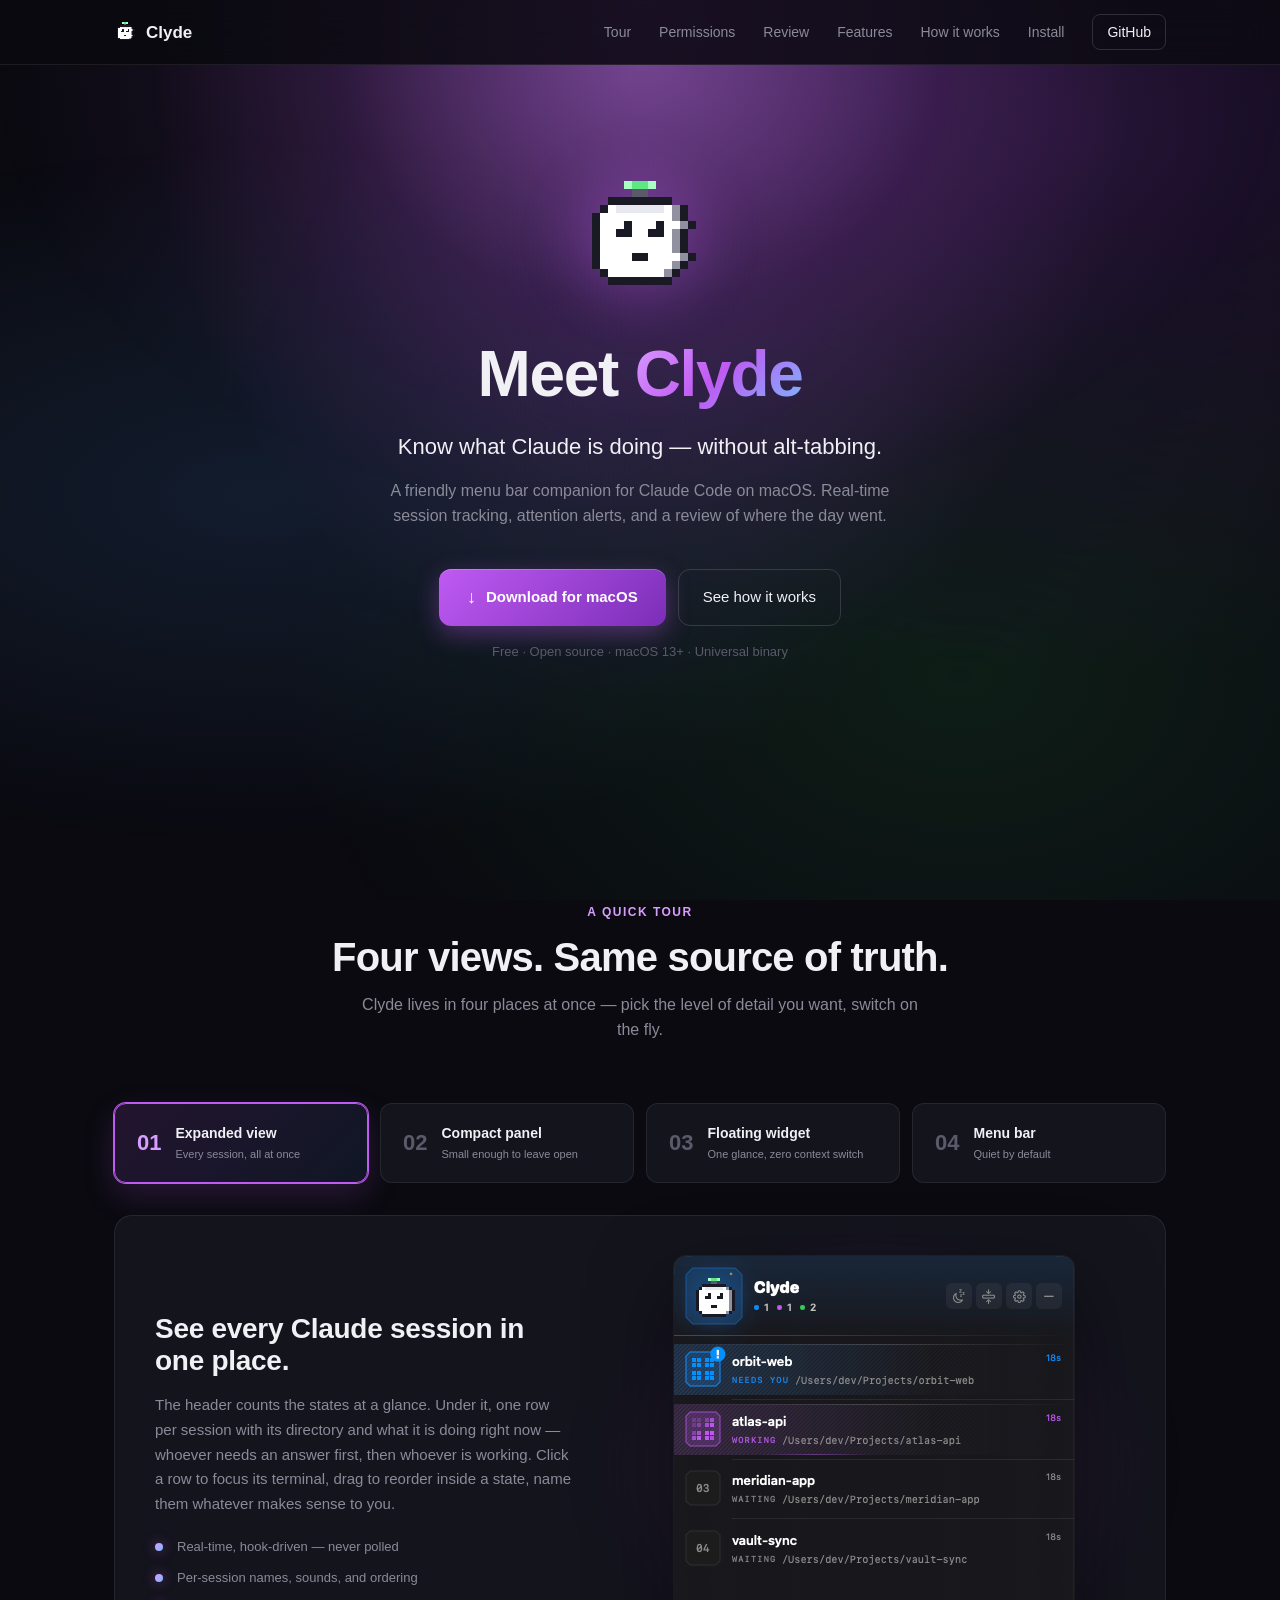
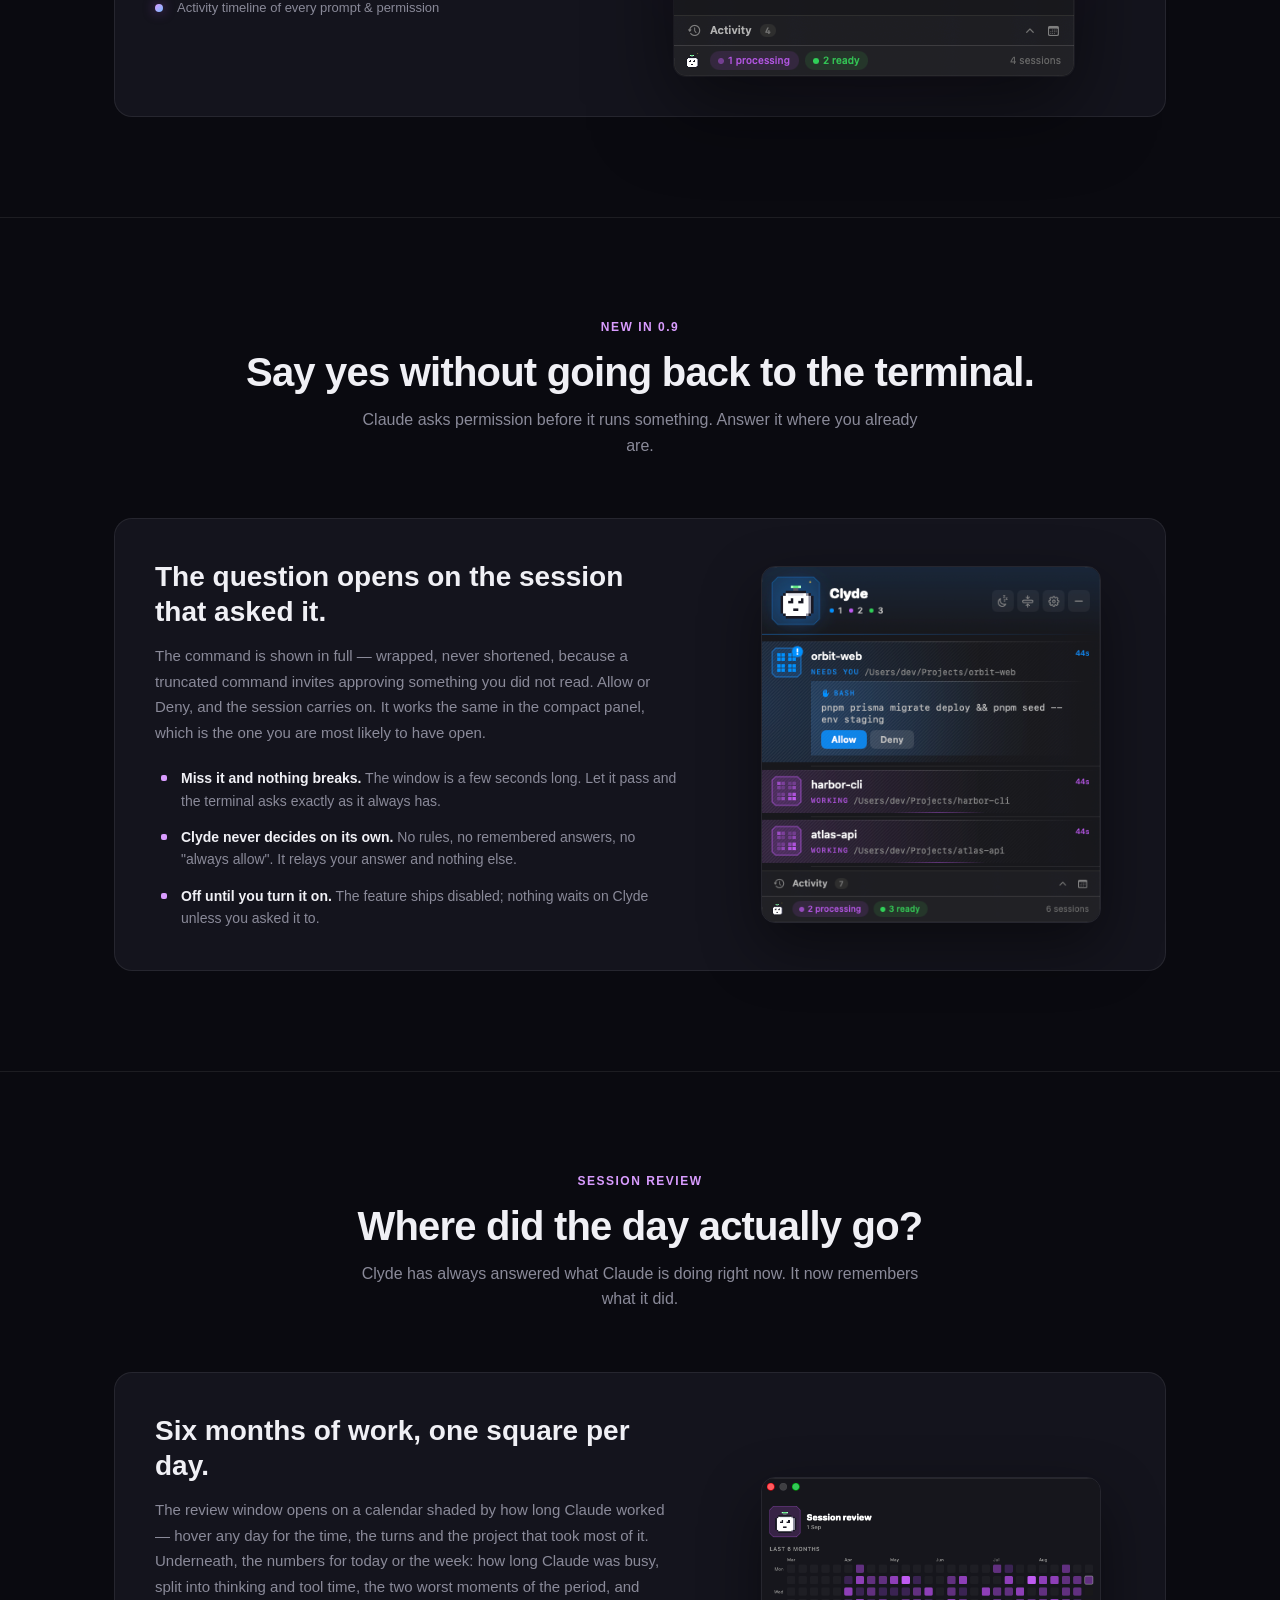
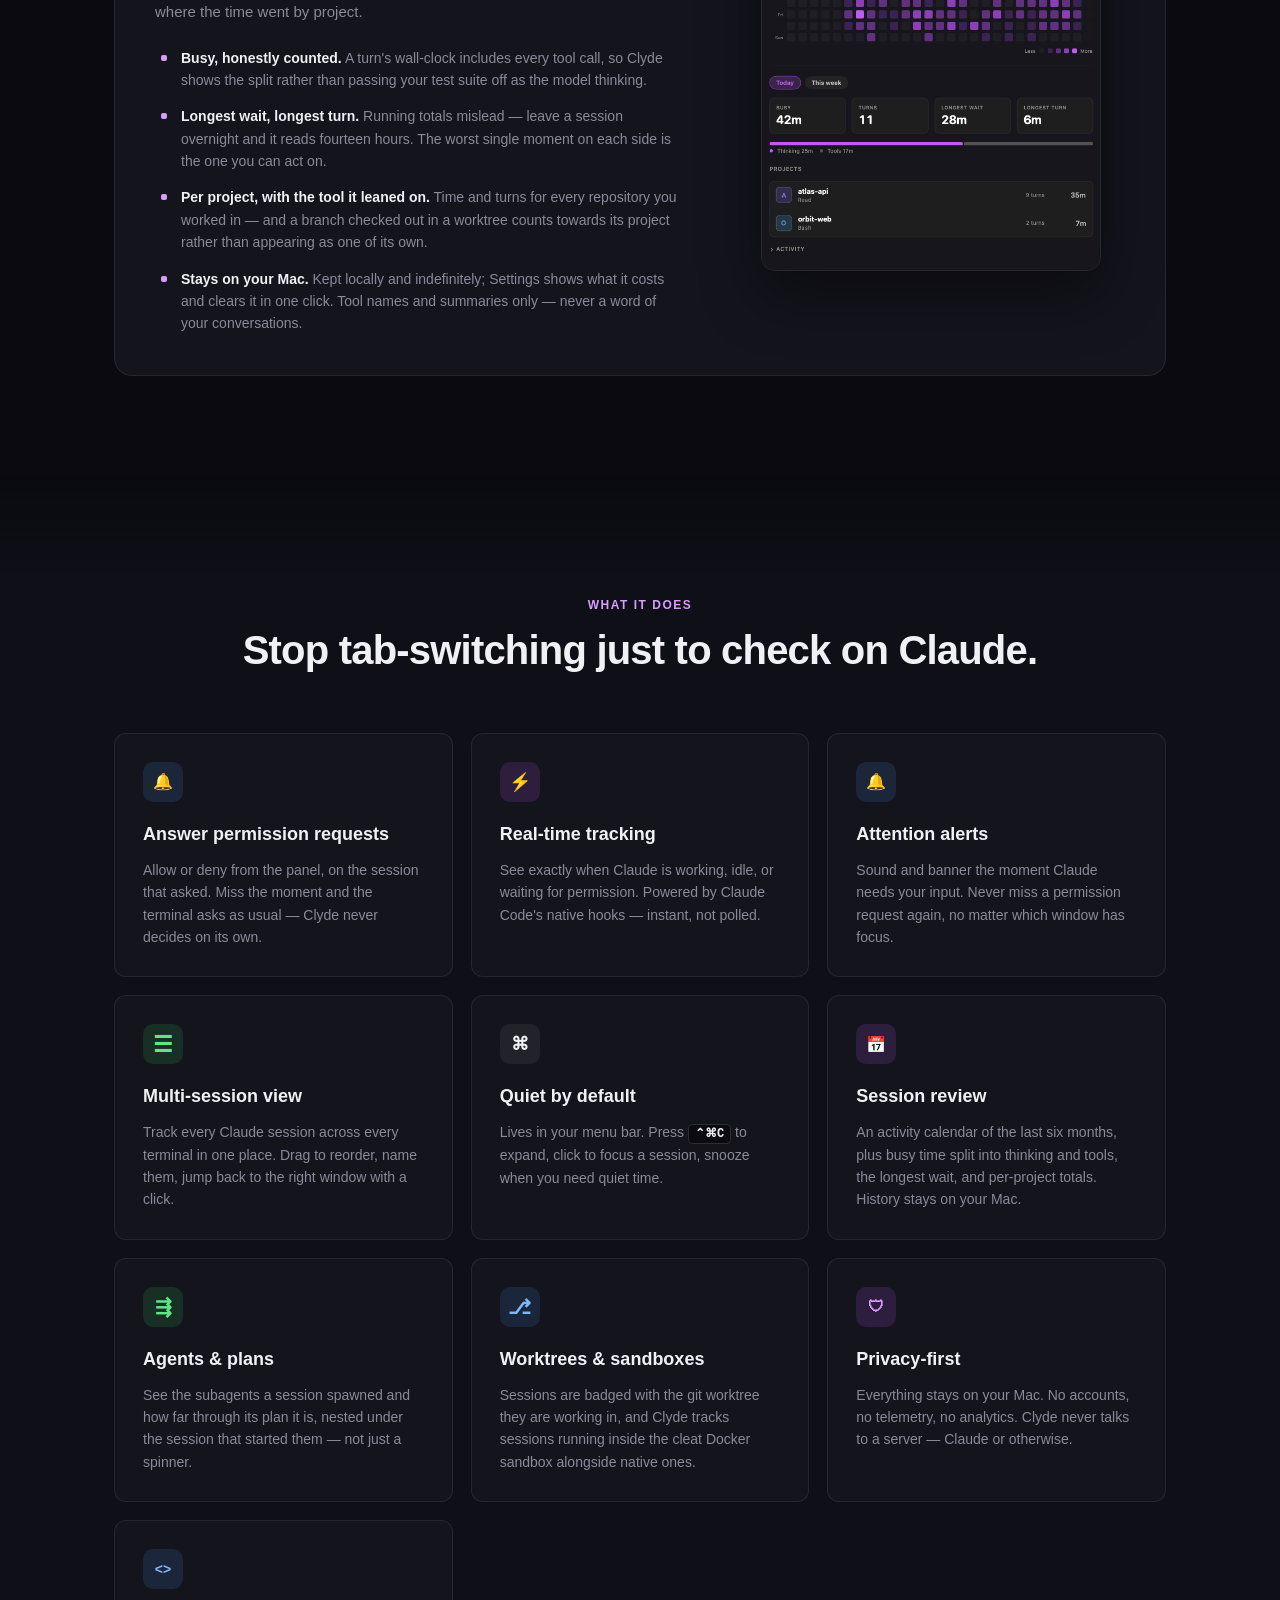
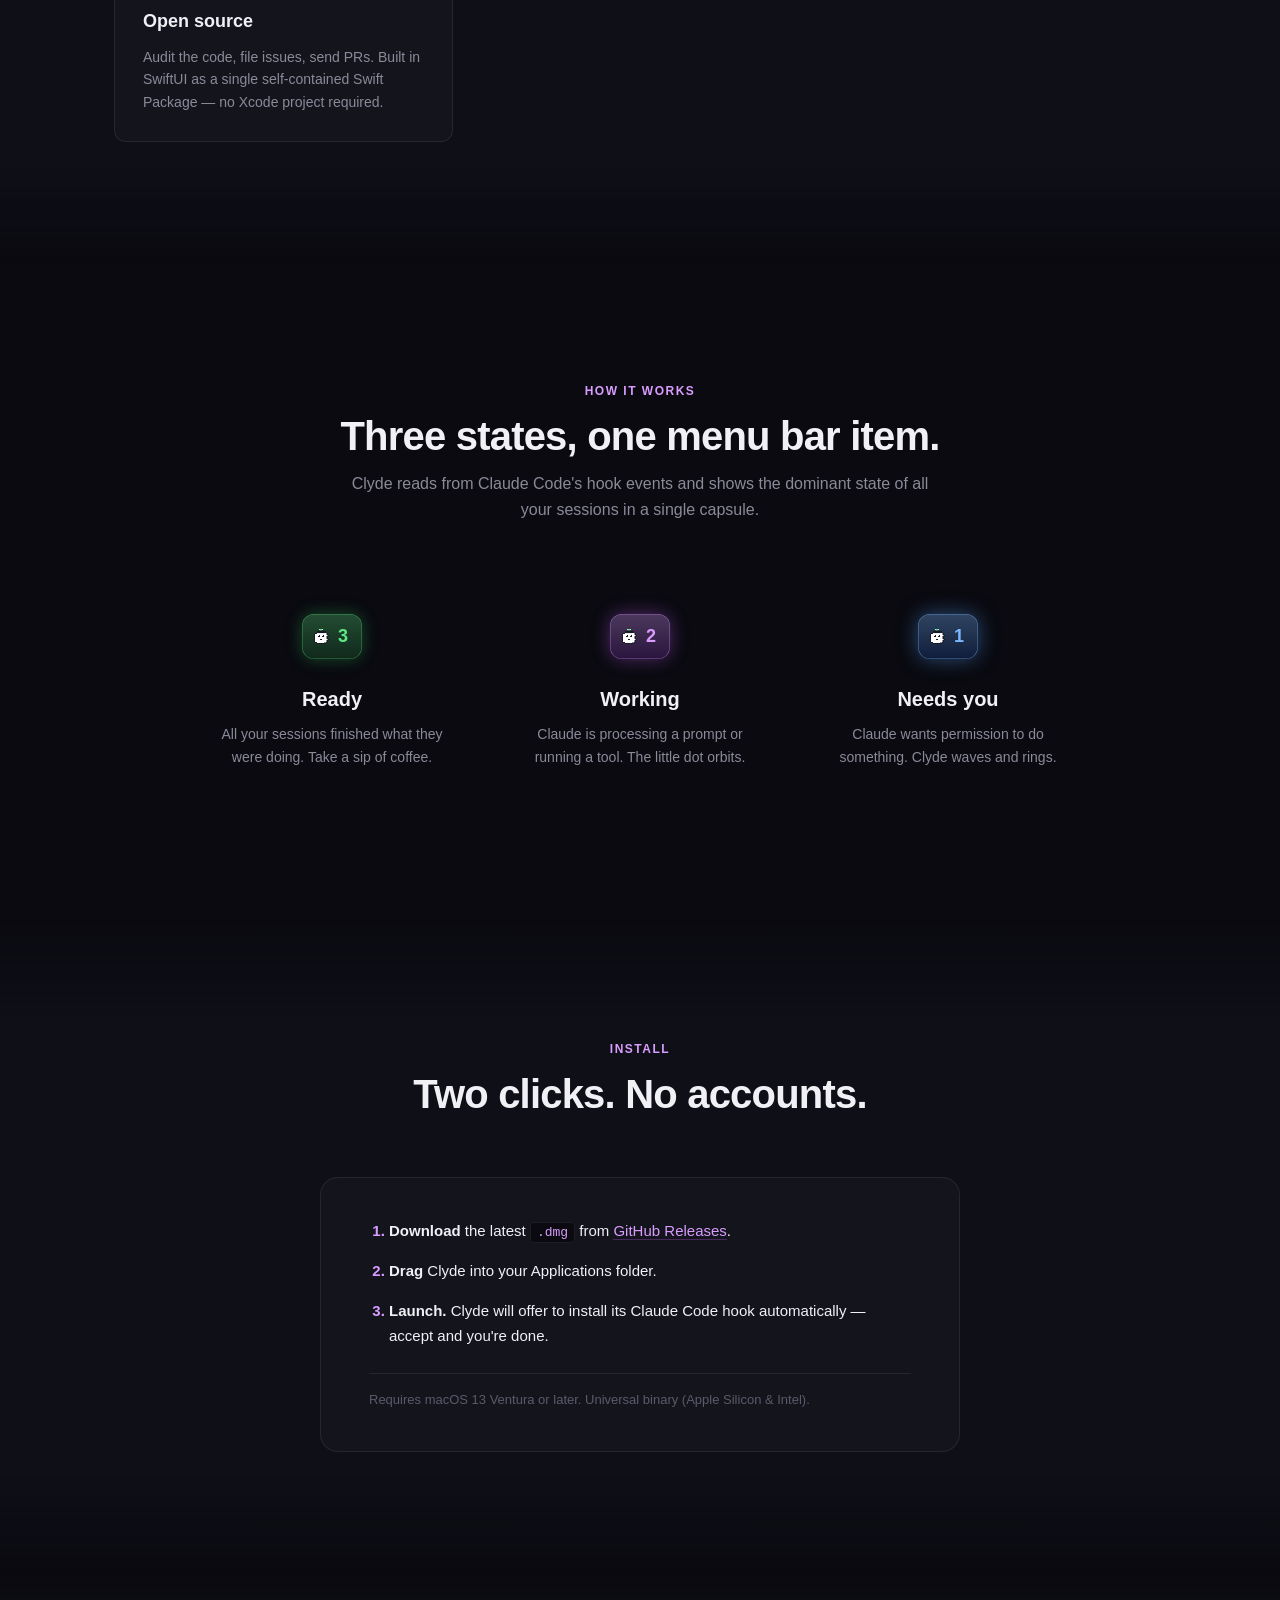
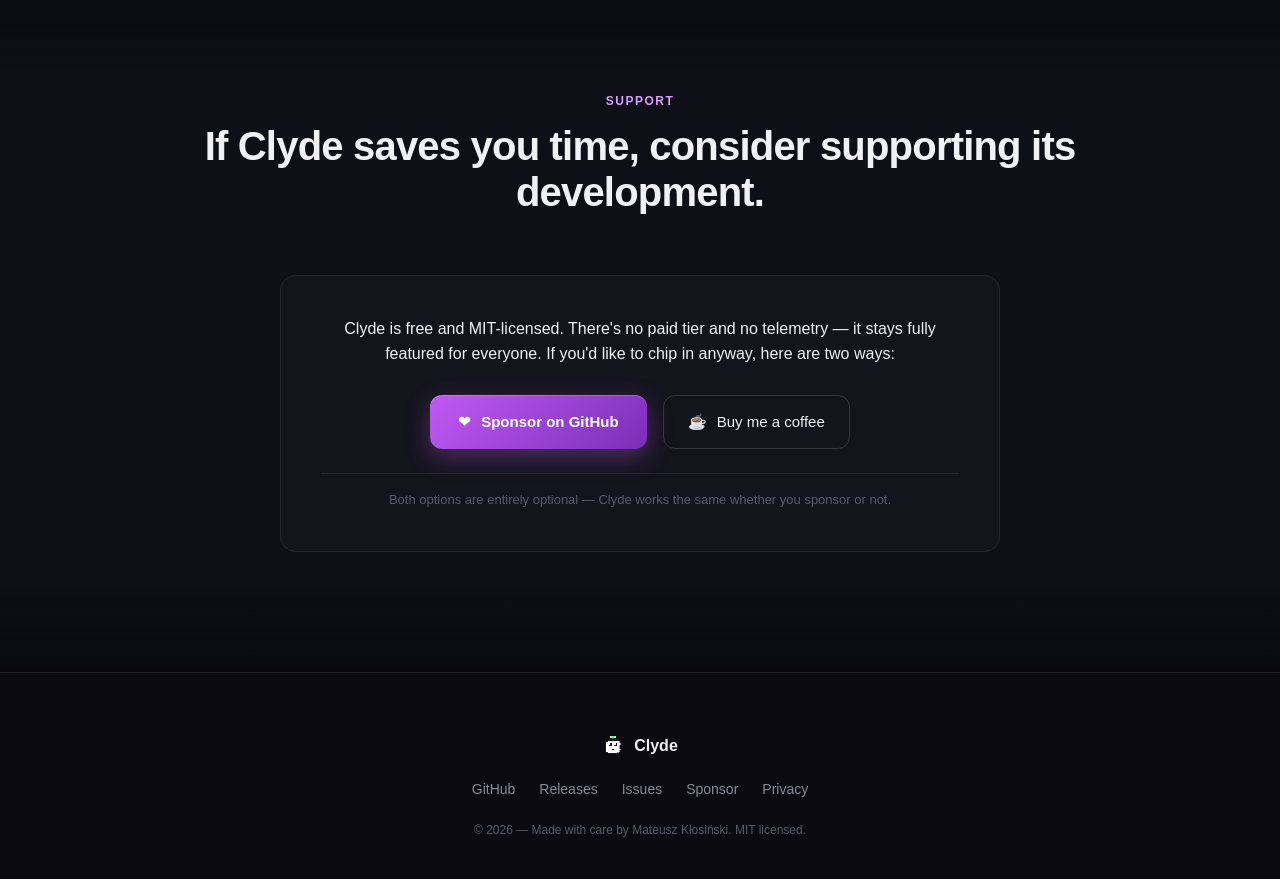
<file: site/index.html>
<!DOCTYPE html>
<html lang="en">
<head>
  <meta charset="UTF-8">
  <meta name="viewport" content="width=device-width, initial-scale=1.0">
  <meta name="theme-color" content="#0a0a10">
  <title>Clyde — A friendly Claude Code session monitor for macOS</title>
  <meta name="description" content="Clyde lives in your menu bar and shows you what every Claude Code session is doing in real time — then remembers where the day went. Free, open source, native macOS.">

  <!-- Open Graph -->
  <meta property="og:title" content="Clyde — Claude Code session monitor">
  <meta property="og:description" content="Know what Claude is doing — without alt-tabbing.">
  <meta property="og:type" content="website">
  <meta property="og:url" content="https://kl0sin.github.io/clyde/">
  <meta property="og:image" content="https://kl0sin.github.io/clyde/img/og-preview.png">
  <meta property="og:image:width" content="1200">
  <meta property="og:image:height" content="630">

  <!-- Twitter Card -->
  <meta name="twitter:card" content="summary_large_image">
  <meta name="twitter:title" content="Clyde — Claude Code session monitor">
  <meta name="twitter:description" content="Know what Claude is doing — without alt-tabbing.">
  <meta name="twitter:image" content="https://kl0sin.github.io/clyde/img/og-preview.png">

  <link rel="stylesheet" href="styles.css">
  <link rel="icon" type="image/png" href="img/favicon.png">
  <link rel="apple-touch-icon" href="img/favicon.png">
</head>
<body>

  <header class="nav" role="banner">
    <div class="nav-inner">
      <a class="brand" href="#top" aria-label="Clyde — back to top">
        <span class="brand-mark" aria-hidden="true"></span>
        <span class="brand-name">Clyde</span>
      </a>
      <nav aria-label="Primary">
        <a href="#showcase">Tour</a>
        <a href="#permissions">Permissions</a>
        <a href="#review">Review</a>
        <a href="#features">Features</a>
        <a href="#how">How it works</a>
        <a href="#install">Install</a>
        <a href="https://github.com/kl0sin/clyde" class="ghost">GitHub</a>
      </nav>
    </div>
  </header>

  <main>

    <!-- HERO -->
    <section class="hero" id="top">
      <div class="hero-bg"></div>
      <div class="hero-content">
        <div class="hero-mascot" aria-hidden="true">
          <div class="sprite-wrapper">
            <div class="sprite-glow"></div>
            <div class="sprite-clyde" role="img" aria-label="Clyde mascot"></div>
          </div>
        </div>

        <h1>Meet <span class="gradient-text">Clyde</span></h1>
        <p class="tagline">Know what Claude is doing — without alt-tabbing.</p>
        <p class="subtagline">
          A friendly menu bar companion for Claude Code on macOS.
          Real-time session tracking, attention alerts, and a review of where the day went.
        </p>

        <div class="cta-row">
          <a href="https://github.com/kl0sin/clyde/releases/latest" class="cta-primary">
            <span class="cta-icon">↓</span>
            Download for macOS
          </a>
          <a href="#how" class="cta-secondary">See how it works</a>
        </div>

        <p class="cta-meta">Free · Open source · macOS 13+ · Universal binary</p>
      </div>
    </section>

    <!-- SHOWCASE — interactive tabs with screenshots -->
    <section class="showcase" id="showcase">
      <div class="container">
        <div class="section-header">
          <p class="section-label">A quick tour</p>
          <h2>Four views. Same source of truth.</h2>
          <p class="section-sub">Clyde lives in four places at once — pick the level of detail you want, switch on the fly.</p>
        </div>

        <div class="showcase-tabs" role="tablist" aria-label="App screenshots">
          <input type="radio" name="showcase-tab" id="tab-expanded" checked>
          <input type="radio" name="showcase-tab" id="tab-compact">
          <input type="radio" name="showcase-tab" id="tab-widget">
          <input type="radio" name="showcase-tab" id="tab-menubar">

          <div class="showcase-tablist">
            <label for="tab-expanded" class="showcase-tab" role="tab">
              <span class="showcase-tab-num">01</span>
              <span class="showcase-tab-text">
                <strong>Expanded view</strong>
                <em>Every session, all at once</em>
              </span>
            </label>
            <label for="tab-compact" class="showcase-tab" role="tab">
              <span class="showcase-tab-num">02</span>
              <span class="showcase-tab-text">
                <strong>Compact panel</strong>
                <em>Small enough to leave open</em>
              </span>
            </label>
            <label for="tab-widget" class="showcase-tab" role="tab">
              <span class="showcase-tab-num">03</span>
              <span class="showcase-tab-text">
                <strong>Floating widget</strong>
                <em>One glance, zero context switch</em>
              </span>
            </label>
            <label for="tab-menubar" class="showcase-tab" role="tab">
              <span class="showcase-tab-num">04</span>
              <span class="showcase-tab-text">
                <strong>Menu bar</strong>
                <em>Quiet by default</em>
              </span>
            </label>
          </div>

          <div class="showcase-panels">
            <div class="showcase-panel showcase-panel-expanded" role="tabpanel">
              <div class="showcase-copy">
                <h3>See every Claude session in one place.</h3>
                <p>The header counts the states at a glance. Under it, one row per session with its directory and what it is doing right now — whoever needs an answer first, then whoever is working. Click a row to focus its terminal, drag to reorder inside a state, name them whatever makes sense to you.</p>
                <ul class="showcase-bullets">
                  <li>Real‑time, hook‑driven — never polled</li>
                  <li>Per‑session names, sounds, and ordering</li>
                  <li>Activity timeline of every prompt &amp; permission</li>
                </ul>
              </div>
              <div class="showcase-image">
                <img src="img/screenshots/expanded.png" alt="Clyde's panel showing four Claude Code sessions: one waiting on an answer, one working, two quiet" loading="lazy" width="400" height="420">
              </div>
            </div>

            <div class="showcase-panel showcase-panel-compact" role="tabpanel">
              <div class="showcase-copy">
                <p class="showcase-badge">New in 0.9</p>
                <h3>The rows, and nothing else.</h3>
                <p>The panel is built to be opened, read and closed. Compact mode drops the header, the activity trail and the summary bar and keeps the sessions — small enough to leave open beside the work it is reporting on. It is exactly as tall as what it shows, and it grows downward, so the top edge stays where you put it.</p>
                <ul class="showcase-bullets">
                  <li>Whoever needs an answer is always at the top</li>
                  <li>Past your row limit, only the quiet sessions drop off</li>
                  <li>Answer a permission request without leaving it</li>
                </ul>
              </div>
              <div class="showcase-image">
                <img src="img/screenshots/compact.png" alt="Clyde's compact panel: four session rows — one waiting on an answer, two working, one quiet — with a status footer" loading="lazy" width="400" height="217">
              </div>
            </div>

            <div class="showcase-panel showcase-panel-widget" role="tabpanel">
              <div class="showcase-copy">
                <h3>One floating capsule. Zero alt‑tabbing.</h3>
                <p>The widget lives wherever you drop it. The big number is the dominant state count; the two ticks on the right keep score of the others. It pulses gently when Claude is working, flashes blue when something needs you, and goes dark when nothing is up.</p>
                <ul class="showcase-bullets">
                  <li>Drag anywhere, snaps to screen edges</li>
                  <li>Click to expand · global hotkey ⌃⌘C</li>
                  <li>Hide entirely if you only want the menu bar</li>
                </ul>
              </div>
              <div class="showcase-image">
                <img src="img/screenshots/widget.png" alt="Clyde's floating widget: the mascot, a blue badge with the count of sessions waiting on you, and ticks for the working and ready counts" loading="lazy" width="130" height="46">
              </div>
            </div>

            <div class="showcase-panel showcase-panel-menubar" role="tabpanel">
              <div class="showcase-copy">
                <h3>Lives in your menu bar. Quiet until it isn't.</h3>
                <p>Pixel‑accurate Clyde silhouette plus a colour‑coded capsule for the dominant state — purple = working, green = ready, blue = needs attention. When nothing is happening, the icon goes monochrome and stays out of your way.</p>
                <ul class="showcase-bullets">
                  <li>Template icon — adapts to light &amp; dark menu bars</li>
                  <li>Click for a full session dropdown</li>
                  <li>Snooze with one click for deep‑work sessions</li>
                </ul>
              </div>
              <div class="showcase-image showcase-image-menubar">
                <img src="img/screenshots/menubar.png" alt="Clyde's menu bar item: a capsule with the mascot and the count of sessions waiting on you, and ticks for the other two states" loading="lazy" width="392" height="26">
              </div>
            </div>
          </div>
        </div>
      </div>
    </section>

    <!-- PERMISSIONS -->
    <section class="review" id="permissions">
      <div class="container">
        <div class="section-header">
          <p class="section-label">New in 0.9</p>
          <h2>Say yes without going back to the terminal.</h2>
          <p class="section-sub">Claude asks permission before it runs something. Answer it where you already are.</p>
        </div>

        <div class="review-layout">
          <div class="review-copy">
            <h3>The question opens on the session that asked it.</h3>
            <p>The command is shown in full — wrapped, never shortened, because a truncated command invites approving something you did not read. Allow or Deny, and the session carries on. It works the same in the compact panel, which is the one you are most likely to have open.</p>
            <ul class="review-bullets">
              <li><strong>Miss it and nothing breaks.</strong> The window is a few seconds long. Let it pass and the terminal asks exactly as it always has.</li>
              <li><strong>Clyde never decides on its own.</strong> No rules, no remembered answers, no "always allow". It relays your answer and nothing else.</li>
              <li><strong>Off until you turn it on.</strong> The feature ships disabled; nothing waits on Clyde unless you asked it to.</li>
            </ul>
          </div>
          <div class="review-image">
            <img src="img/screenshots/permission.png" alt="Clyde's panel with a permission request open on a session: the tool name, the full command, and Allow and Deny buttons" loading="lazy" width="400" height="420">
          </div>
        </div>
      </div>
    </section>

    <!-- SESSION REVIEW -->
    <section class="review" id="review">
      <div class="container">
        <div class="section-header">
          <p class="section-label">Session review</p>
          <h2>Where did the day actually go?</h2>
          <p class="section-sub">Clyde has always answered what Claude is doing right now. It now remembers what it did.</p>
        </div>

        <div class="review-layout">
          <div class="review-copy">
            <h3>Six months of work, one square per day.</h3>
            <p>The review window opens on a calendar shaded by how long Claude worked — hover any day for the time, the turns and the project that took most of it. Underneath, the numbers for today or the week: how long Claude was busy, split into thinking and tool time, the two worst moments of the period, and where the time went by project.</p>
            <ul class="review-bullets">
              <li><strong>Busy, honestly counted.</strong> A turn's wall-clock includes every tool call, so Clyde shows the split rather than passing your test suite off as the model thinking.</li>
              <li><strong>Longest wait, longest turn.</strong> Running totals mislead — leave a session overnight and it reads fourteen hours. The worst single moment on each side is the one you can act on.</li>
              <li><strong>Per project, with the tool it leaned on.</strong> Time and turns for every repository you worked in — and a branch checked out in a worktree counts towards its project rather than appearing as one of its own.</li>
              <li><strong>Stays on your Mac.</strong> Kept locally and indefinitely; Settings shows what it costs and clears it in one click. Tool names and summaries only — never a word of your conversations.</li>
            </ul>
          </div>
          <div class="review-image">
            <img src="img/screenshots/review.png" alt="Clyde's session review window: a six-month activity calendar, tiles for busy time, turns, longest wait and longest turn, a thinking-versus-tools bar, and per-project totals" loading="lazy" width="620" height="720">
          </div>
        </div>
      </div>
    </section>

    <!-- FEATURES -->
    <section class="features" id="features">
      <div class="container">
        <div class="section-header">
          <p class="section-label">What it does</p>
          <h2>Stop tab-switching just to check on Claude.</h2>
        </div>

        <div class="feature-grid">
          <div class="feature">
            <div class="feature-icon icon-bell"></div>
            <h3>Answer permission requests</h3>
            <p>Allow or deny from the panel, on the session that asked. Miss the moment and the terminal asks as usual — Clyde never decides on its own.</p>
          </div>

          <div class="feature">
            <div class="feature-icon icon-bolt"></div>
            <h3>Real-time tracking</h3>
            <p>See exactly when Claude is working, idle, or waiting for permission. Powered by Claude Code's native hooks — instant, not polled.</p>
          </div>

          <div class="feature">
            <div class="feature-icon icon-bell"></div>
            <h3>Attention alerts</h3>
            <p>Sound and banner the moment Claude needs your input. Never miss a permission request again, no matter which window has focus.</p>
          </div>

          <div class="feature">
            <div class="feature-icon icon-stack"></div>
            <h3>Multi-session view</h3>
            <p>Track every Claude session across every terminal in one place. Drag to reorder, name them, jump back to the right window with a click.</p>
          </div>

          <div class="feature">
            <div class="feature-icon icon-keys"></div>
            <h3>Quiet by default</h3>
            <p>Lives in your menu bar. Press <kbd>⌃⌘C</kbd> to expand, click to focus a session, snooze when you need quiet time.</p>
          </div>

          <div class="feature">
            <div class="feature-icon icon-calendar"></div>
            <h3>Session review</h3>
            <p>An activity calendar of the last six months, plus busy time split into thinking and tools, the longest wait, and per-project totals. History stays on your Mac.</p>
          </div>

          <div class="feature">
            <div class="feature-icon icon-agents"></div>
            <h3>Agents &amp; plans</h3>
            <p>See the subagents a session spawned and how far through its plan it is, nested under the session that started them — not just a spinner.</p>
          </div>

          <div class="feature">
            <div class="feature-icon icon-branch"></div>
            <h3>Worktrees &amp; sandboxes</h3>
            <p>Sessions are badged with the git worktree they are working in, and Clyde tracks sessions running inside the cleat Docker sandbox alongside native ones.</p>
          </div>

          <div class="feature">
            <div class="feature-icon icon-shield"></div>
            <h3>Privacy-first</h3>
            <p>Everything stays on your Mac. No accounts, no telemetry, no analytics. Clyde never talks to a server — Claude or otherwise.</p>
          </div>

          <div class="feature">
            <div class="feature-icon icon-source"></div>
            <h3>Open source</h3>
            <p>Audit the code, file issues, send PRs. Built in SwiftUI as a single self-contained Swift Package — no Xcode project required.</p>
          </div>
        </div>
      </div>
    </section>

    <!-- HOW IT WORKS -->
    <section class="how" id="how">
      <div class="container">
        <div class="section-header">
          <p class="section-label">How it works</p>
          <h2>Three states, one menu bar item.</h2>
          <p class="section-sub">Clyde reads from Claude Code's hook events and shows the dominant state of all your sessions in a single capsule.</p>
        </div>

        <div class="how-grid">
          <div class="how-step">
            <div class="how-capsule capsule-ready">
              <div class="capsule-sprite" aria-hidden="true"></div>
              <span>3</span>
            </div>
            <h3>Ready</h3>
            <p>All your sessions finished what they were doing. Take a sip of coffee.</p>
          </div>

          <div class="how-step">
            <div class="how-capsule capsule-working">
              <div class="capsule-sprite" aria-hidden="true"></div>
              <span>2</span>
            </div>
            <h3>Working</h3>
            <p>Claude is processing a prompt or running a tool. The little dot orbits.</p>
          </div>

          <div class="how-step">
            <div class="how-capsule capsule-attention">
              <div class="capsule-sprite" aria-hidden="true"></div>
              <span>1</span>
            </div>
            <h3>Needs you</h3>
            <p>Claude wants permission to do something. Clyde waves and rings.</p>
          </div>
        </div>
      </div>
    </section>

    <!-- INSTALL -->
    <section class="install" id="install">
      <div class="container">
        <div class="section-header">
          <p class="section-label">Install</p>
          <h2>Two clicks. No accounts.</h2>
        </div>

        <div class="install-card">
          <ol>
            <li>
              <strong>Download</strong> the latest <code>.dmg</code> from
              <a href="https://github.com/kl0sin/clyde/releases/latest">GitHub Releases</a>.
            </li>
            <li><strong>Drag</strong> Clyde into your Applications folder.</li>
            <li>
              <strong>Launch.</strong> Clyde will offer to install its Claude Code hook
              automatically — accept and you're done.
            </li>
          </ol>

          <p class="install-meta">
            Requires macOS 13 Ventura or later. Universal binary (Apple Silicon &amp; Intel).
          </p>
        </div>
      </div>
    </section>

    <section class="support" id="support">
      <div class="container">
        <div class="section-header">
          <p class="section-label">Support</p>
          <h2>If Clyde saves you time, consider supporting its development.</h2>
        </div>

        <div class="support-card">
          <p class="support-blurb">
            Clyde is free and MIT-licensed. There's no paid tier and no
            telemetry — it stays fully featured for everyone. If you'd
            like to chip in anyway, here are two ways:
          </p>
          <div class="support-buttons">
            <a class="cta-primary" href="https://github.com/sponsors/kl0sin" rel="noopener">
              <span aria-hidden="true">❤</span>
              Sponsor on GitHub
            </a>
            <a class="cta-secondary" href="https://www.buymeacoffee.com/kl0sin" rel="noopener">
              <span aria-hidden="true">☕</span>
              Buy me a coffee
            </a>
          </div>
          <p class="support-meta">
            Both options are entirely optional — Clyde works the same whether you sponsor or not.
          </p>
        </div>
      </div>
    </section>

  </main>

  <footer role="contentinfo">
    <div class="container footer-inner">
      <div class="footer-brand">
        <span class="brand-mark" aria-hidden="true"></span>
        <span>Clyde</span>
      </div>
      <nav class="footer-nav" aria-label="Footer">
        <a href="https://github.com/kl0sin/clyde">GitHub</a>
        <a href="https://github.com/kl0sin/clyde/releases">Releases</a>
        <a href="https://github.com/kl0sin/clyde/issues">Issues</a>
        <a href="#support">Sponsor</a>
        <a href="privacy.html">Privacy</a>
      </nav>
      <p class="footer-meta">© 2026 — Made with care by Mateusz Kłosiński. MIT licensed.</p>
    </div>
  </footer>

</body>
</html>
</file>
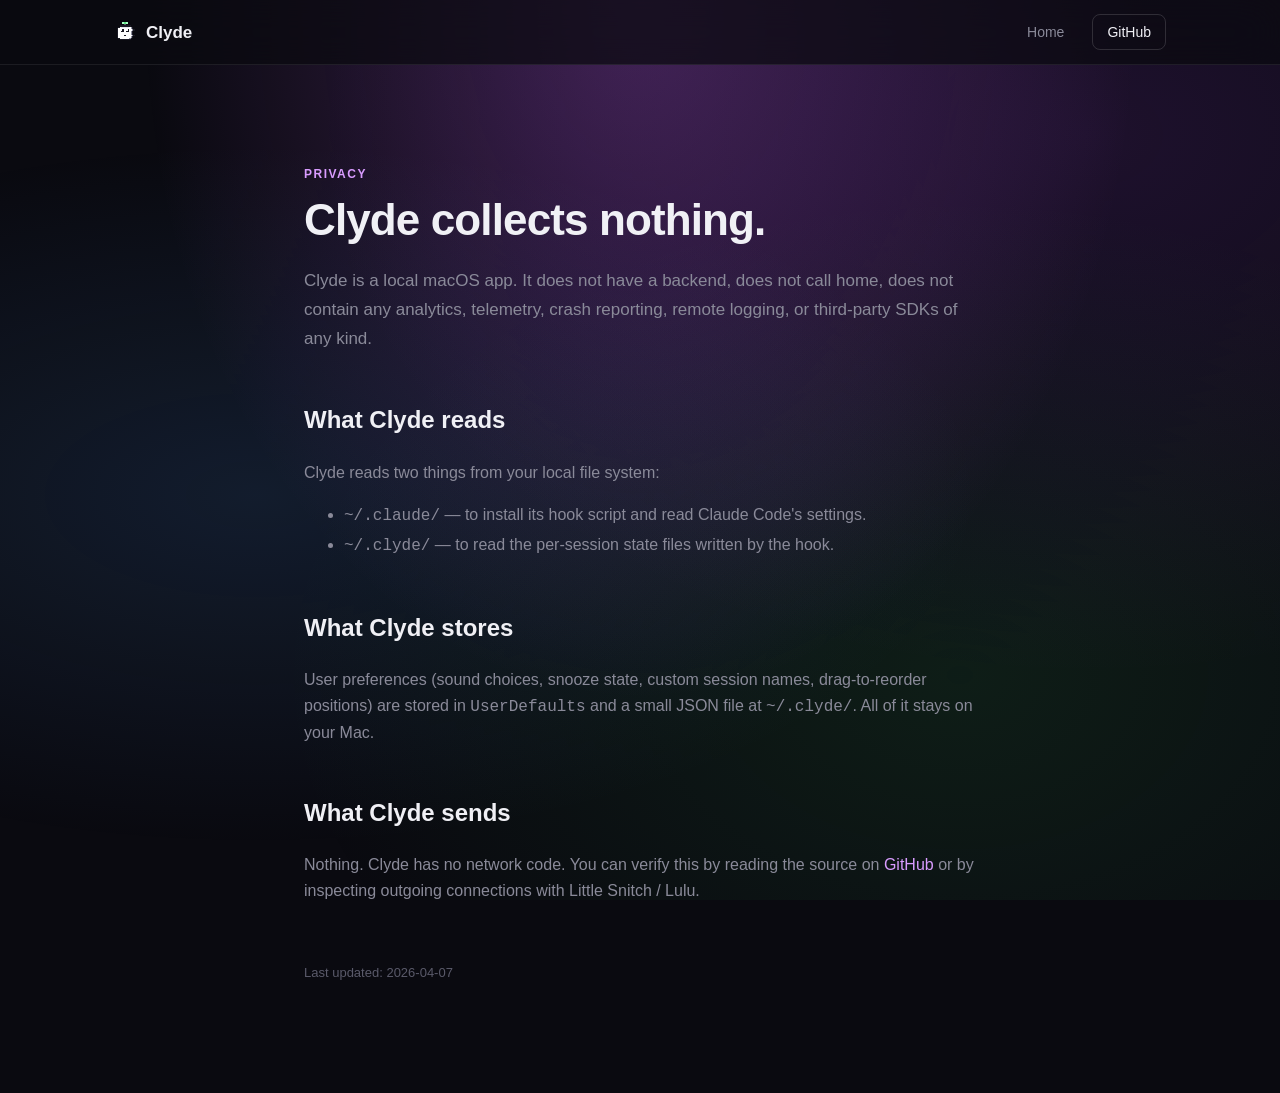
<file: site/privacy.html>
<!DOCTYPE html>
<html lang="en">
<head>
  <meta charset="UTF-8">
  <meta name="viewport" content="width=device-width, initial-scale=1.0">
  <meta name="theme-color" content="#0a0a10">
  <meta name="description" content="Clyde collects nothing. No telemetry, no analytics, no network calls — everything stays on your Mac.">
  <title>Privacy — Clyde</title>
  <link rel="stylesheet" href="styles.css">
  <link rel="icon" type="image/png" href="img/favicon.png">
  <link rel="apple-touch-icon" href="img/favicon.png">
</head>
<body>
  <header class="nav" role="banner">
    <div class="nav-inner">
      <a class="brand" href="index.html" aria-label="Clyde — back to home">
        <span class="brand-mark" aria-hidden="true"></span>
        <span class="brand-name">Clyde</span>
      </a>
      <nav aria-label="Primary">
        <a href="index.html">Home</a>
        <a href="https://github.com/kl0sin/clyde" class="ghost">GitHub</a>
      </nav>
    </div>
  </header>

  <main>
    <section style="padding: 100px 24px;">
      <div class="container" style="max-width: 720px;">
        <p class="section-label">Privacy</p>
        <h1 style="font-size: 44px; margin-bottom: 24px;">Clyde collects nothing.</h1>

        <p style="font-size: 17px; color: var(--text-dim); line-height: 1.7;">
          Clyde is a local macOS app. It does not have a backend, does not call
          home, does not contain any analytics, telemetry, crash reporting,
          remote logging, or third-party SDKs of any kind.
        </p>

        <h2 style="margin-top: 48px;">What Clyde reads</h2>
        <p style="color: var(--text-dim);">
          Clyde reads two things from your local file system:
        </p>
        <ul style="color: var(--text-dim); line-height: 1.8;">
          <li><code>~/.claude/</code> — to install its hook script and read Claude Code's settings.</li>
          <li><code>~/.clyde/</code> — to read the per-session state files written by the hook.</li>
        </ul>

        <h2 style="margin-top: 48px;">What Clyde stores</h2>
        <p style="color: var(--text-dim);">
          User preferences (sound choices, snooze state, custom session names, drag-to-reorder positions)
          are stored in <code>UserDefaults</code> and a small JSON file at <code>~/.clyde/</code>.
          All of it stays on your Mac.
        </p>

        <h2 style="margin-top: 48px;">What Clyde sends</h2>
        <p style="color: var(--text-dim);">
          Nothing. Clyde has no network code. You can verify this by reading the source on
          <a href="https://github.com/kl0sin/clyde" style="color: var(--purple-bright);">GitHub</a>
          or by inspecting outgoing connections with Little Snitch / Lulu.
        </p>

        <p style="margin-top: 60px; font-size: 13px; color: var(--text-faint);">
          Last updated: 2026-04-07
        </p>
      </div>
    </section>
  </main>
</body>
</html>
</file>
<file: site/styles.css>
/* ============================================================
   Clyde landing page
   Dark + purple to match the app's brand.
   ============================================================ */

:root {
  --bg: #0a0a10;
  --bg-alt: #0f0f17;
  --bg-card: #14141d;
  --border: rgba(255, 255, 255, 0.08);
  --border-strong: rgba(255, 255, 255, 0.14);
  --text: #f0f0f5;
  --text-dim: #8a8a99;
  --text-faint: #5a5a6a;

  --purple: #bf5af2;
  --purple-bright: #d99cff;
  --purple-deep: #7b2eb8;
  --green: #34c759;
  --green-bright: #5ee884;
  --blue: #4a90e2;
  --blue-bright: #7ab8ff;

  --radius: 12px;
  --radius-lg: 18px;
  --shadow-glow: 0 0 60px rgba(191, 90, 242, 0.18);

  --max-width: 1100px;
}

* { box-sizing: border-box; }

html {
  /* Smooth scroll for in-page anchor links. Only set on the root
   * element — applying it to `body` as well triggers Safari quirks
   * where the smooth animation gets dropped on some anchor jumps. */
  scroll-behavior: smooth;
  /* Offset anchor scroll targets by the sticky nav height so a
   * clicked section lands BELOW the nav instead of being hidden
   * underneath it. Without this, the smooth scroll works but the
   * section header ends up clipped under the sticky bar and the
   * user perceives it as a broken jump. */
  scroll-padding-top: 80px;
  /* The base page background lives on `html`, not `body`, so the
   * ambient light layer below can paint on top of it and still sit
   * BEHIND everything in <body>. If the colour were on body
   * instead, body's own paint would cover the ambient ::before.
   */
  background: var(--bg);
}

/* Page-level ambient light.
 *
 * Lives on `html::before` (not `body::before`) so it sits behind
 * every descendant of <body> without any z-index gymnastics. Fixed
 * position pins it to the viewport, so it stays visible as the
 * user scrolls, giving the whole page a cohesive "mood lighting"
 * feel that shows through every section with a transparent
 * background (hero, showcase, how, support).
 *
 * Sections that use a solid `bg-alt` slab (features, install)
 * intentionally cover this layer so they keep their distinct
 * visual blocks, but their top/bottom edges fade into the ambient
 * via a gradient mask so the transitions aren't hard cuts.
 */
html::before {
  content: "";
  position: fixed;
  inset: 0;
  /* Ambient gradients use `farthest-corner` sizing (the default for
   * radial-gradient when no explicit shape/size is given) and scale
   * automatically to the viewport, so they can't clip at the edges
   * regardless of window size or aspect ratio.
   *
   * Two layers stacked:
   *   1. Dominant purple halo from top-centre, which gives the page
   *      its core mood-lighting feel and spotlights the hero mascot.
   *   2. Three secondary accents (purple counter-glow top-right,
   *      blue on the left mid, green bottom-right) that paint a
   *      low-contrast aurora across the rest of the page so the
   *      background reads as "alive" rather than flat.
   *
   * Opacities intentionally sit at the edge of perception — strong
   * enough to give the page character, subtle enough not to compete
   * with content. Earlier revisions undershot this and the page
   * looked flat; revisions before that overshot and produced visible
   * seams at the viewport edges.
   */
  background:
    radial-gradient(at 50% 0%, rgba(191, 90, 242, 0.28) 0%, transparent 55%),
    radial-gradient(at 85% 15%, rgba(156, 63, 224, 0.14) 0%, transparent 50%),
    radial-gradient(at 20% 55%, rgba(74, 144, 226, 0.14) 0%, transparent 50%),
    radial-gradient(at 75% 75%, rgba(52, 199, 89, 0.10) 0%, transparent 50%);
  pointer-events: none;
  z-index: 0;
}

html, body {
  margin: 0;
  padding: 0;
  color: var(--text);
  font-family: -apple-system, BlinkMacSystemFont, "SF Pro Display", "Inter", "Segoe UI", sans-serif;
  font-size: 16px;
  line-height: 1.6;
  -webkit-font-smoothing: antialiased;
}

body {
  /* Transparent so `html::before`'s ambient layer can show through. */
  background: transparent;
  position: relative;
  z-index: 1;
}

a { color: inherit; text-decoration: none; }
a:hover { color: var(--purple-bright); }

.container {
  max-width: var(--max-width);
  margin: 0 auto;
  padding: 0 24px;
}

/* ============================================================
   NAV
   ============================================================ */

.nav {
  position: sticky;
  top: 0;
  z-index: 100;
  backdrop-filter: blur(20px);
  background: rgba(10, 10, 16, 0.72);
  border-bottom: 1px solid var(--border);
}

.nav-inner {
  max-width: var(--max-width);
  margin: 0 auto;
  padding: 14px 24px;
  display: flex;
  justify-content: space-between;
  align-items: center;
}

.brand {
  display: flex;
  align-items: center;
  gap: 10px;
  font-weight: 700;
  font-size: 17px;
}

.brand-mark {
  display: inline-block;
  width: 22px;
  height: 22px;
  background-image: url('img/clyde.svg');
  background-size: contain;
  background-repeat: no-repeat;
  image-rendering: pixelated;
  image-rendering: crisp-edges;
}

.nav nav {
  display: flex;
  gap: 28px;
  align-items: center;
  font-size: 14px;
  color: var(--text-dim);
}

.nav nav a.ghost {
  border: 1px solid var(--border-strong);
  padding: 6px 14px;
  border-radius: 8px;
  color: var(--text);
  transition: all 0.18s;
}
.nav nav a.ghost:hover {
  border-color: var(--purple);
  background: rgba(191, 90, 242, 0.08);
}

/* ============================================================
   HERO
   ============================================================ */

.hero {
  position: relative;
  padding: 100px 24px 120px;
  text-align: center;
  overflow: hidden;
}

.hero-bg {
  position: absolute;
  inset: 0;
  /* Focused mascot spotlight. Two stacked layers:
   *   1. A tight, bright halo (500 × 400) right over the mascot.
   *   2. A wider, softer falloff (1000 × 700) to blend into the
   *      surrounding ambient layer.
   * Both centred at 50% 0% (hero top, midline) so the gradient
   * radiates down around the pixel-art character without any
   * visible cutoff. Hero's own `overflow: hidden` clips the
   * bottom of the falloff, which is fine because the page-level
   * `html::before` ambient takes over from there.
   */
  background:
    radial-gradient(ellipse 500px 400px at 50% 0%, rgba(217, 156, 255, 0.22) 0%, transparent 60%),
    radial-gradient(ellipse 1000px 700px at 50% 0%, rgba(191, 90, 242, 0.18) 0%, transparent 65%);
  pointer-events: none;
}

.hero-content {
  position: relative;
  max-width: 720px;
  margin: 0 auto;
}

.hero-mascot {
  display: flex;
  justify-content: center;
  margin-bottom: 32px;
}

.sprite-wrapper {
  position: relative;
  width: 144px;
  height: 144px;
  display: flex;
  align-items: center;
  justify-content: center;
}

.sprite-glow {
  position: absolute;
  inset: -20px;
  background: radial-gradient(circle, rgba(191, 90, 242, 0.4) 0%, transparent 70%);
  filter: blur(20px);
  animation: glow-pulse 3s ease-in-out infinite;
}

@keyframes glow-pulse {
  0%, 100% { opacity: 0.6; transform: scale(1); }
  50% { opacity: 1; transform: scale(1.1); }
}

.sprite-clyde {
  position: relative;
  width: 128px;
  height: 128px;
  background-image: url('img/clyde.svg');
  background-size: contain;
  background-repeat: no-repeat;
  image-rendering: pixelated;
  image-rendering: crisp-edges;
  animation: sprite-bob 4s ease-in-out infinite;
}

@keyframes sprite-bob {
  0%, 100% { transform: translateY(0); }
  50% { transform: translateY(-6px); }
}

h1 {
  font-size: 64px;
  font-weight: 800;
  margin: 0 0 20px;
  letter-spacing: -0.02em;
  line-height: 1.05;
}

.gradient-text {
  background: linear-gradient(135deg, var(--purple-bright) 0%, var(--purple) 50%, var(--blue-bright) 100%);
  -webkit-background-clip: text;
  -webkit-text-fill-color: transparent;
  background-clip: text;
}

.tagline {
  font-size: 22px;
  color: var(--text);
  margin: 0 0 14px;
  font-weight: 500;
}

.subtagline {
  font-size: 16px;
  color: var(--text-dim);
  margin: 0 0 40px;
  max-width: 540px;
  margin-left: auto;
  margin-right: auto;
}

.cta-row {
  display: flex;
  gap: 12px;
  justify-content: center;
  margin-bottom: 16px;
  flex-wrap: wrap;
}

.cta-primary {
  display: inline-flex;
  align-items: center;
  gap: 10px;
  padding: 14px 28px;
  border-radius: 12px;
  background: linear-gradient(135deg, var(--purple) 0%, var(--purple-deep) 100%);
  color: #fff;
  font-weight: 600;
  font-size: 15px;
  box-shadow: 0 8px 24px rgba(191, 90, 242, 0.35), inset 0 1px 0 rgba(255, 255, 255, 0.2);
  transition: transform 0.18s, box-shadow 0.18s;
}
.cta-primary:hover {
  transform: translateY(-2px);
  box-shadow: 0 12px 32px rgba(191, 90, 242, 0.5), inset 0 1px 0 rgba(255, 255, 255, 0.25);
  color: #fff;
}

.cta-icon {
  font-size: 18px;
  font-weight: 700;
}

.cta-secondary {
  display: inline-flex;
  align-items: center;
  /* Matches `.cta-primary` so icon + text buttons (e.g. "☕ Buy
   * me a coffee" in the Support section) stay visually aligned
   * with their primary counterparts. Text-only secondary buttons
   * (e.g. "See how it works" in the hero) are unaffected — gap
   * only applies between flex items. */
  gap: 10px;
  padding: 14px 24px;
  border-radius: 12px;
  border: 1px solid var(--border-strong);
  color: var(--text);
  font-weight: 500;
  font-size: 15px;
  transition: all 0.18s;
}
.cta-secondary:hover {
  border-color: var(--purple);
  background: rgba(191, 90, 242, 0.08);
  color: var(--text);
}

.cta-meta {
  font-size: 13px;
  color: var(--text-faint);
  margin: 12px 0 0;
}

/* ============================================================
   SHOWCASE — interactive screenshot tabs
   ============================================================ */

.showcase {
  padding: 120px 0 100px;
  position: relative;
  overflow: hidden;
}

/* Removed: `.showcase::before` used to layer a localised purple
 * accent at 80% 0% (top-right of the section) on top of the global
 * ambient. Because the ::before is scoped to the showcase's own box
 * via `inset: 0` + parent's `overflow: hidden`, it produced a faint
 * horizontal "onset line" on the right side of the page exactly at
 * the hero/showcase boundary — where the local purple tint suddenly
 * started. The global `html::before` ambient layer already provides
 * the mood lighting the page needs, so there's no reason to keep a
 * per-section duplicate. */

.showcase .container { position: relative; }

.showcase-tabs {
  margin-top: 56px;
}

/* Hide the underlying radio inputs — labels do the visual work. */
.showcase-tabs > input[type="radio"] {
  position: absolute;
  opacity: 0;
  pointer-events: none;
}

.showcase-tablist {
  display: grid;
  /* Four across. At three, the fourth tab dropped onto a row of its own
     and read as a separate thing rather than as the last of a set. */
  grid-template-columns: repeat(4, 1fr);
  gap: 12px;
  margin-bottom: 32px;
}

.showcase-tab {
  transition: border-color 0.25s ease, background 0.25s ease, transform 0.25s ease;
  display: flex;
  align-items: center;
  gap: 14px;
  padding: 18px 22px;
  background: var(--bg-card);
  border: 1px solid var(--border);
  border-radius: var(--radius);
  cursor: pointer;
  transition: background 0.2s, border-color 0.2s, transform 0.2s;
  user-select: none;
}

.showcase-tab:hover {
  background: rgba(191, 90, 242, 0.06);
  border-color: var(--border-strong);
  transform: translateY(-2px);
}

.showcase-tab-num {
  font-size: 22px;
  font-weight: 800;
  color: var(--text-faint);
  font-variant-numeric: tabular-nums;
  transition: color 0.2s;
}

.showcase-tab-text {
  display: flex;
  flex-direction: column;
  gap: 2px;
  min-width: 0;
}

.showcase-tab-text strong {
  font-size: 14px;
  font-weight: 700;
  color: var(--text);
  white-space: nowrap;
}

.showcase-tab-text em {
  font-size: 11px;
  font-style: normal;
  color: var(--text-dim);
  white-space: nowrap;
  overflow: hidden;
  text-overflow: ellipsis;
}

/* Active tab — driven by the matching :checked radio. */
#tab-expanded:checked ~ .showcase-tablist label[for="tab-expanded"],
#tab-compact:checked  ~ .showcase-tablist label[for="tab-compact"],
#tab-widget:checked   ~ .showcase-tablist label[for="tab-widget"],
#tab-menubar:checked  ~ .showcase-tablist label[for="tab-menubar"] {
  background: linear-gradient(135deg, rgba(191, 90, 242, 0.14) 0%, rgba(74, 144, 226, 0.10) 100%);
  border-color: var(--purple);
  box-shadow: 0 0 0 1px var(--purple), 0 12px 32px rgba(191, 90, 242, 0.18);
}

#tab-expanded:checked ~ .showcase-tablist label[for="tab-expanded"] .showcase-tab-num,
#tab-compact:checked  ~ .showcase-tablist label[for="tab-compact"] .showcase-tab-num,
#tab-widget:checked   ~ .showcase-tablist label[for="tab-widget"] .showcase-tab-num,
#tab-menubar:checked  ~ .showcase-tablist label[for="tab-menubar"] .showcase-tab-num {
  color: var(--purple-bright);
}

/* Keyboard focus ring — radios are visually hidden but still focusable. */
.showcase-tabs > input[type="radio"]:focus-visible + .showcase-tablist label,
#tab-expanded:focus-visible ~ .showcase-tablist label[for="tab-expanded"],
#tab-compact:focus-visible  ~ .showcase-tablist label[for="tab-compact"],
#tab-widget:focus-visible   ~ .showcase-tablist label[for="tab-widget"],
#tab-menubar:focus-visible  ~ .showcase-tablist label[for="tab-menubar"] {
  outline: 2px solid var(--purple-bright);
  outline-offset: 3px;
}

.showcase-panels {
  position: relative;
}

.showcase-panel {
  display: none;
  grid-template-columns: minmax(0, 1fr) minmax(0, 1.2fr);
  gap: 48px;
  align-items: center;
  padding: 40px;
  background: var(--bg-card);
  border: 1px solid var(--border);
  border-radius: var(--radius-lg);
  animation: showcase-fade 0.5s cubic-bezier(0.22, 0.8, 0.3, 1) both;
}

/* The panel arrives; its two halves arrive after it, a beat apart. One
   fade of eight pixels was there before and read as nothing happening. */
.showcase-panel > .showcase-copy {
  animation: showcase-rise 0.5s cubic-bezier(0.22, 0.8, 0.3, 1) 0.06s both;
}

.showcase-panel > .showcase-image {
  animation: showcase-rise 0.55s cubic-bezier(0.22, 0.8, 0.3, 1) 0.12s both;
}

@keyframes showcase-fade {
  from { opacity: 0; transform: scale(0.985); }
  to   { opacity: 1; transform: scale(1); }
}

@keyframes showcase-rise {
  from { opacity: 0; transform: translateY(16px); }
  to   { opacity: 1; transform: translateY(0); }
}

#tab-expanded:checked ~ .showcase-panels .showcase-panel-expanded,
#tab-compact:checked  ~ .showcase-panels .showcase-panel-compact,
#tab-widget:checked   ~ .showcase-panels .showcase-panel-widget,
#tab-menubar:checked  ~ .showcase-panels .showcase-panel-menubar {
  display: grid;
}

.showcase-copy h3 {
  font-size: 28px;
  font-weight: 800;
  margin: 0 0 16px;
  letter-spacing: -0.01em;
  line-height: 1.15;
  color: var(--text);
}

.showcase-copy p {
  font-size: 15px;
  line-height: 1.65;
  color: var(--text-dim);
  margin: 0 0 20px;
}

.showcase-copy p strong {
  color: var(--text);
  font-weight: 600;
}

.showcase-bullets {
  list-style: none;
  padding: 0;
  margin: 0;
  display: flex;
  flex-direction: column;
  gap: 10px;
}

.showcase-bullets li {
  position: relative;
  padding-left: 22px;
  font-size: 13px;
  color: var(--text-dim);
}

.showcase-bullets li::before {
  content: "";
  position: absolute;
  left: 0;
  top: 6px;
  width: 8px;
  height: 8px;
  border-radius: 50%;
  background: linear-gradient(135deg, var(--purple-bright) 0%, var(--blue-bright) 100%);
  box-shadow: 0 0 12px rgba(191, 90, 242, 0.5);
}

.showcase-image {
  position: relative;
  display: flex;
  align-items: center;
  justify-content: center;
}

.showcase-image::before {
  content: "";
  position: absolute;
  inset: -20px;
  background: radial-gradient(ellipse, rgba(191, 90, 242, 0.18) 0%, transparent 70%);
  filter: blur(40px);
  pointer-events: none;
}

.showcase-image img {
  position: relative;
  max-width: 100%;
  height: auto;
  border-radius: var(--radius);
  box-shadow:
    0 30px 80px rgba(0, 0, 0, 0.5),
    0 0 0 1px rgba(255, 255, 255, 0.06);
}

.showcase-image-menubar {
  padding: 60px 0;
}

.showcase-image-menubar img {
  /* A strip of the real bar, so the capsule reads as something in a
     menu bar rather than as a small grey box on its own. Full width of
     the column, never scaled up past its own pixels. */
  width: 100%;
  max-width: 392px;
}

/* ============================================================
   FEATURES
   ============================================================ */

.features {
  padding: 120px 0;
  /* Vertical gradient that fades in from transparent at top and
   * out at bottom so the solid `bg-alt` slab blends into the
   * surrounding ambient layer. Replaces the earlier hard
   * `background: var(--bg-alt)` + top/bottom borders, which
   * produced visible horizontal seams at the section boundaries
   * once the page-level ambient layer was introduced. */
  background: linear-gradient(
    to bottom,
    transparent 0%,
    var(--bg-alt) 100px,
    var(--bg-alt) calc(100% - 100px),
    transparent 100%
  );
}

.section-header {
  text-align: center;
  margin-bottom: 60px;
}

/* A small flag on a showcase panel — same voice as .section-label, but
   it sits inside a card rather than above a section. */
.showcase-badge {
  display: inline-block;
  font-size: 11px;
  text-transform: uppercase;
  letter-spacing: 1.4px;
  font-weight: 700;
  color: var(--purple-bright);
  border: 1px solid rgba(191, 90, 242, 0.35);
  border-radius: 999px;
  padding: 3px 10px;
  margin: 0 0 14px;
}

.section-label {
  font-size: 12px;
  text-transform: uppercase;
  letter-spacing: 1.5px;
  color: var(--purple-bright);
  font-weight: 700;
  margin: 0 0 12px;
}

.section-header h2 {
  font-size: 40px;
  font-weight: 800;
  margin: 0 0 12px;
  letter-spacing: -0.02em;
  line-height: 1.15;
}

.section-sub {
  font-size: 16px;
  color: var(--text-dim);
  max-width: 580px;
  margin: 0 auto;
}

.feature-grid {
  display: grid;
  grid-template-columns: repeat(3, 1fr);
  gap: 18px;
}

.feature {
  background: var(--bg-card);
  border: 1px solid var(--border);
  border-radius: var(--radius);
  padding: 28px;
  transition: all 0.2s;
}
.feature:hover {
  border-color: var(--border-strong);
  transform: translateY(-2px);
}

.feature-icon {
  width: 40px;
  height: 40px;
  border-radius: 10px;
  display: flex;
  align-items: center;
  justify-content: center;
  margin-bottom: 18px;
  font-size: 18px;
  font-weight: 700;
}

.icon-bolt    { background: rgba(191, 90, 242, 0.15); color: var(--purple-bright); }
.icon-bolt::before { content: '⚡'; }
.icon-bell    { background: rgba(74, 144, 226, 0.15); color: var(--blue-bright); }
.icon-bell::before { content: '🔔'; font-size: 16px; }
.icon-stack   { background: rgba(52, 199, 89, 0.15); color: var(--green-bright); }
.icon-stack::before { content: '☰'; font-size: 22px; }
.icon-keys    { background: rgba(255, 255, 255, 0.06); color: var(--text); }
.icon-keys::before { content: '⌘'; }
.icon-shield  { background: rgba(191, 90, 242, 0.15); color: var(--purple-bright); }
.icon-shield::before { content: '🛡'; font-size: 16px; }
.icon-source  { background: rgba(74, 144, 226, 0.15); color: var(--blue-bright); }
.icon-source::before { content: '<>'; font-size: 14px; }
.icon-calendar { background: rgba(191, 90, 242, 0.15); color: var(--purple-bright); }
.icon-calendar::before { content: '\1F4C5'; font-size: 16px; }
.icon-agents  { background: rgba(52, 199, 89, 0.15); color: var(--green-bright); }
.icon-agents::before { content: '\21F6'; font-size: 20px; }
.icon-branch  { background: rgba(74, 144, 226, 0.15); color: var(--blue-bright); }
.icon-branch::before { content: '\2387'; font-size: 20px; }

/* --- Session review ------------------------------------------------- */

.review {
  padding: 100px 0;
  border-top: 1px solid var(--border);
}

.review-layout {
  display: grid;
  /* The screenshot is a tall window; giving the copy the wider column
     keeps the image at a readable size instead of letting it dominate. */
  grid-template-columns: minmax(0, 1.15fr) minmax(0, 0.85fr);
  gap: 56px;
  align-items: center;
  padding: 40px;
  background: var(--bg-card);
  border: 1px solid var(--border);
  border-radius: var(--radius-lg);
}

.review-copy h3 {
  font-size: 28px;
  font-weight: 700;
  margin: 0 0 14px;
  color: var(--text);
  line-height: 1.25;
}

.review-copy p {
  font-size: 15px;
  color: var(--text-dim);
  line-height: 1.7;
  margin: 0 0 22px;
}

.review-bullets {
  list-style: none;
  padding: 0;
  margin: 0;
  display: grid;
  gap: 14px;
}

.review-bullets li {
  position: relative;
  padding-left: 26px;
  font-size: 14px;
  color: var(--text-dim);
  line-height: 1.6;
}

.review-bullets li strong { color: var(--text); font-weight: 650; }

.review-bullets li::before {
  content: '';
  position: absolute;
  left: 6px;
  top: 8px;
  width: 6px;
  height: 6px;
  border-radius: 2px;
  background: var(--purple-bright);
}

.review-image {
  display: flex;
  justify-content: center;
}

.review-image img {
  width: 100%;
  max-width: 340px;
  height: auto;
  border-radius: 14px;
  border: 1px solid var(--border);
  box-shadow: 0 24px 60px rgba(0, 0, 0, 0.45);
}

.feature h3 {
  font-size: 18px;
  font-weight: 700;
  margin: 0 0 10px;
  color: var(--text);
}

.feature p {
  font-size: 14px;
  color: var(--text-dim);
  margin: 0;
  line-height: 1.6;
}

kbd {
  background: var(--bg);
  border: 1px solid var(--border-strong);
  border-radius: 4px;
  padding: 2px 6px;
  font-family: -apple-system, monospace;
  font-size: 12px;
  font-weight: 600;
  color: var(--text);
}

/* ============================================================
   HOW IT WORKS
   ============================================================ */

.how {
  padding: 120px 0;
}

.how-grid {
  display: grid;
  grid-template-columns: repeat(3, 1fr);
  gap: 24px;
  max-width: 900px;
  margin: 0 auto;
}

.how-step {
  text-align: center;
  padding: 32px 24px;
}

.how-capsule {
  display: inline-flex;
  align-items: center;
  gap: 8px;
  padding: 8px 14px 8px 10px;
  border-radius: 12px;
  font-size: 18px;
  font-weight: 800;
  font-feature-settings: "tnum";
  margin-bottom: 24px;
}

.capsule-sprite {
  width: 18px;
  height: 18px;
  background-image: url('img/clyde.svg');
  background-size: contain;
  background-repeat: no-repeat;
  image-rendering: pixelated;
  image-rendering: crisp-edges;
}

.capsule-ready {
  background: linear-gradient(180deg, rgba(94, 232, 132, 0.30) 0%, rgba(45, 166, 76, 0.20) 100%);
  color: var(--green-bright);
  box-shadow: 0 0 16px rgba(52, 199, 89, 0.35), inset 0 0 0 0.5px rgba(94, 232, 132, 0.5);
}
.capsule-working {
  background: linear-gradient(180deg, rgba(217, 156, 255, 0.32) 0%, rgba(156, 63, 224, 0.22) 100%);
  color: var(--purple-bright);
  box-shadow: 0 0 18px rgba(191, 90, 242, 0.4), inset 0 0 0 0.5px rgba(217, 156, 255, 0.55);
  animation: capsule-pulse 2s ease-in-out infinite;
}
.capsule-attention {
  background: linear-gradient(180deg, rgba(122, 184, 255, 0.34) 0%, rgba(37, 99, 212, 0.22) 100%);
  color: var(--blue-bright);
  box-shadow: 0 0 20px rgba(74, 144, 226, 0.5), inset 0 0 0 0.5px rgba(122, 184, 255, 0.6);
  animation: capsule-pulse-fast 1.2s ease-in-out infinite;
}

@keyframes capsule-pulse {
  0%, 100% { box-shadow: 0 0 18px rgba(191, 90, 242, 0.4), inset 0 0 0 0.5px rgba(217, 156, 255, 0.55); }
  50% { box-shadow: 0 0 28px rgba(191, 90, 242, 0.6), inset 0 0 0 0.5px rgba(217, 156, 255, 0.75); }
}
@keyframes capsule-pulse-fast {
  0%, 100% { box-shadow: 0 0 20px rgba(74, 144, 226, 0.5), inset 0 0 0 0.5px rgba(122, 184, 255, 0.6); }
  50% { box-shadow: 0 0 32px rgba(74, 144, 226, 0.75), inset 0 0 0 0.5px rgba(122, 184, 255, 0.8); }
}

.how-step h3 {
  font-size: 20px;
  font-weight: 700;
  margin: 0 0 8px;
}

.how-step p {
  font-size: 14px;
  color: var(--text-dim);
  margin: 0;
}

/* ============================================================
   INSTALL
   ============================================================ */

.install {
  padding: 120px 0;
  /* Same fade-in/fade-out treatment as `.features` so the bg-alt
   * slab blends into the ambient layer at both edges. */
  background: linear-gradient(
    to bottom,
    transparent 0%,
    var(--bg-alt) 100px,
    var(--bg-alt) calc(100% - 100px),
    transparent 100%
  );
}

.install-card {
  max-width: 640px;
  margin: 0 auto;
  background: var(--bg-card);
  border: 1px solid var(--border);
  border-radius: var(--radius-lg);
  padding: 40px 48px;
}

.install-card ol {
  margin: 0 0 24px;
  padding: 0 0 0 20px;
  font-size: 15px;
  color: var(--text);
}

.install-card li {
  margin-bottom: 14px;
  line-height: 1.7;
}

.install-card li::marker {
  color: var(--purple-bright);
  font-weight: 700;
}

.install-card code {
  background: var(--bg);
  border: 1px solid var(--border);
  border-radius: 4px;
  padding: 2px 6px;
  font-size: 13px;
  color: var(--purple-bright);
}

.install-card a {
  color: var(--purple-bright);
  border-bottom: 1px solid rgba(191, 90, 242, 0.3);
}

.install-meta {
  font-size: 13px;
  color: var(--text-faint);
  margin: 0;
  padding-top: 16px;
  border-top: 1px solid var(--border);
}

/* ============================================================
   SUPPORT
   ============================================================ */

.support {
  padding: 120px 0;
  /* Same fade-in/fade-out slab treatment as `.features` and
   * `.install` so the section reads as a distinct block against
   * the ambient layer instead of visually dissolving into it. */
  background: linear-gradient(
    to bottom,
    transparent 0%,
    var(--bg-alt) 100px,
    var(--bg-alt) calc(100% - 100px),
    transparent 100%
  );
}

.support-card {
  max-width: 720px;
  margin: 0 auto;
  padding: 40px;
  /* Was `var(--surface)` which is not defined anywhere, so the
   * card rendered with a transparent background and the contents
   * floated directly on top of the section slab. Use the same
   * `--bg-card` (#14141d) that `.install-card` and
   * `.showcase-panel` use so every card on the page has matching
   * body colour. */
  background: var(--bg-card);
  border: 1px solid var(--border);
  border-radius: 16px;
  text-align: center;
}

.support-blurb {
  font-size: 16px;
  line-height: 1.6;
  color: var(--text);
  margin: 0 0 28px 0;
}

.support-buttons {
  display: flex;
  gap: 16px;
  justify-content: center;
  flex-wrap: wrap;
  margin-bottom: 24px;
}

.support-meta {
  font-size: 13px;
  color: var(--text-faint);
  margin: 0;
  padding-top: 16px;
  border-top: 1px solid var(--border);
}

@media (max-width: 720px) {
  .support { padding: 56px 0; }
  .support-card { padding: 28px; }
  .support-buttons { flex-direction: column; }
  .support-buttons .cta-primary,
  .support-buttons .cta-secondary { width: 100%; justify-content: center; }
}

/* ============================================================
   FOOTER
   ============================================================ */

footer {
  padding: 60px 0 40px;
  border-top: 1px solid var(--border);
}

.footer-inner {
  display: flex;
  flex-direction: column;
  align-items: center;
  gap: 20px;
  text-align: center;
}

.footer-brand {
  display: flex;
  align-items: center;
  gap: 10px;
  font-weight: 700;
  font-size: 16px;
}

.footer-nav {
  display: flex;
  gap: 24px;
  font-size: 14px;
  color: var(--text-dim);
}

.footer-meta {
  font-size: 12px;
  color: var(--text-faint);
  margin: 0;
}

/* ============================================================
   RESPONSIVE
   ============================================================ */

/* ============================================================
   REDUCED MOTION
   Respect users who've turned animations off at the OS level.
   ============================================================ */

@media (prefers-reduced-motion: reduce) {
  html { scroll-behavior: auto; }

  /* Disable every animation + transform-y. Keep colour transitions on
     hover for affordance. */
  *,
  *::before,
  *::after {
    animation-duration: 0.001ms !important;
    animation-iteration-count: 1 !important;
    transition-duration: 0.001ms !important;
    scroll-behavior: auto !important;
  }
}

@media (max-width: 760px) {
  .nav nav { gap: 16px; font-size: 13px; }
  .nav nav a:not(.ghost):not([href*="github"]) { display: none; }

  h1 { font-size: 44px; }
  .tagline { font-size: 18px; }
  .subtagline { font-size: 15px; }
  .hero { padding: 70px 24px 90px; }

  .section-header h2 { font-size: 30px; }
  .features, .how, .install { padding: 80px 0; }

  .feature-grid { grid-template-columns: 1fr; }
  .review { padding: 80px 0; }
  .review-layout { grid-template-columns: 1fr; gap: 32px; padding: 28px; }
  .review-copy h3 { font-size: 22px; }
  .how-grid { grid-template-columns: 1fr; }

  .showcase { padding: 80px 0 60px; }
  .showcase-tablist { grid-template-columns: 1fr; gap: 8px; margin-bottom: 24px; }
  .showcase-tab { padding: 14px 18px; }
  .showcase-tab-num { font-size: 18px; }
  .showcase-panel {
    grid-template-columns: 1fr;
    gap: 32px;
    padding: 28px;
  }
  .showcase-copy h3 { font-size: 22px; }
  .showcase-tablist { grid-template-columns: repeat(2, 1fr); }
  .showcase-image-menubar { padding: 20px 0; }
  .showcase-image-menubar img { max-width: 100%; }

  .install-card { padding: 28px; }

  .cta-row { flex-direction: column; }
  .cta-primary, .cta-secondary { width: 100%; justify-content: center; }
}
</file>
